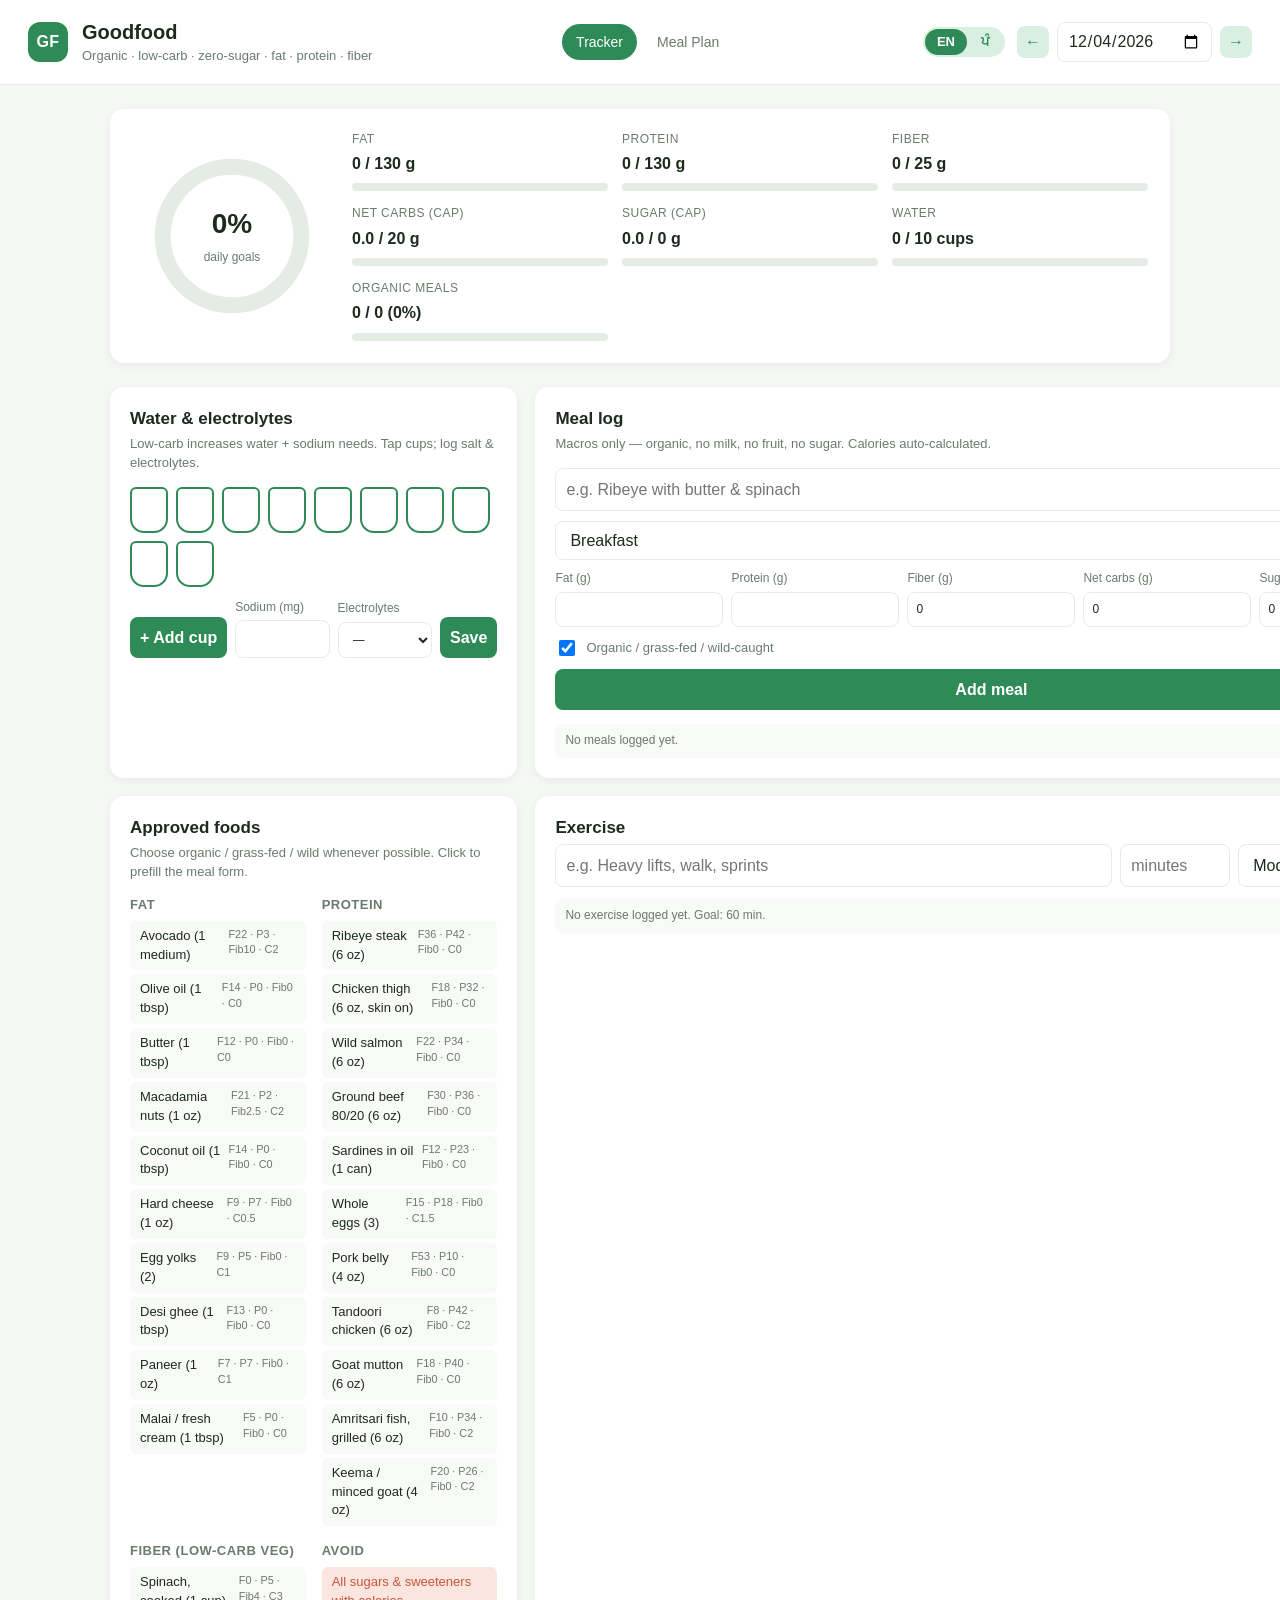
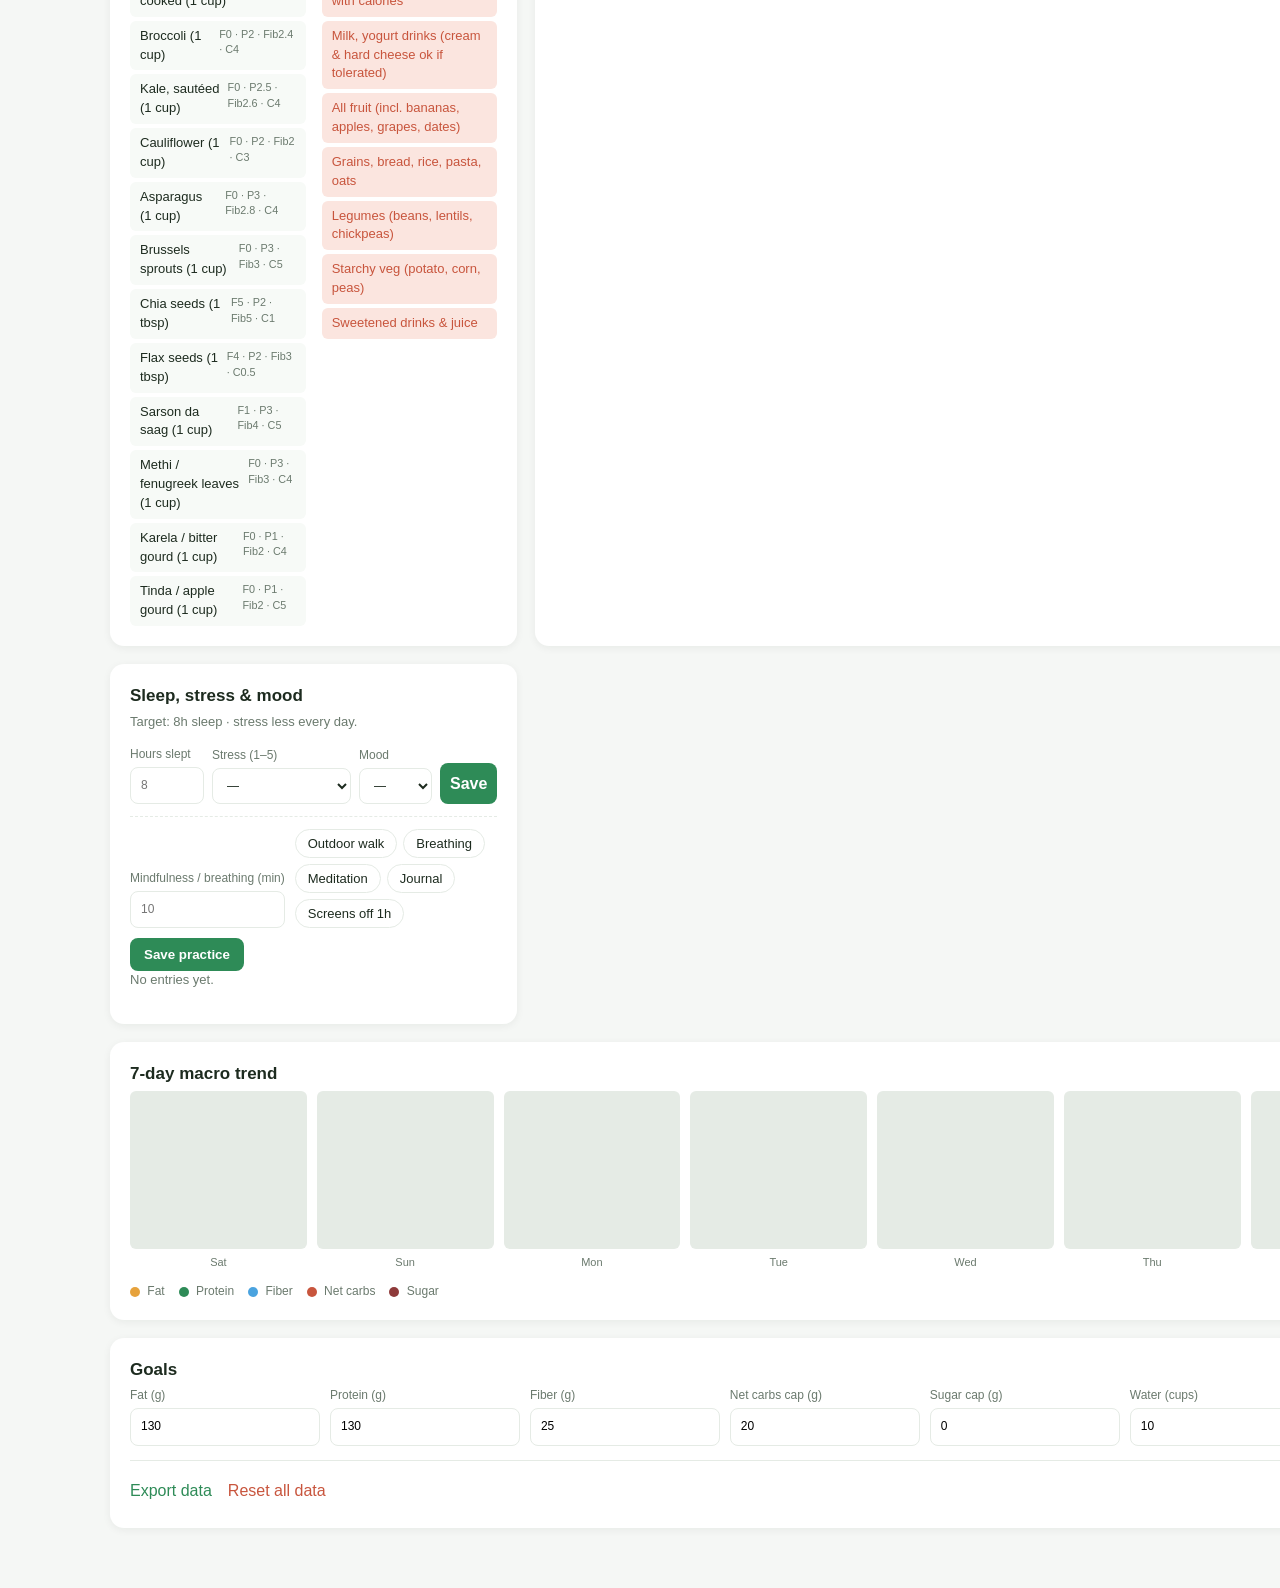
<file: index.html>
<!DOCTYPE html>
<html lang="en">
<head>
  <meta charset="UTF-8" />
  <meta name="viewport" content="width=device-width, initial-scale=1.0" />
  <title>Goodfood — Healthy Lifestyle Tracker</title>
  <link rel="preconnect" href="https://fonts.googleapis.com" />
  <link rel="preconnect" href="https://fonts.gstatic.com" crossorigin />
  <link href="https://fonts.googleapis.com/css2?family=Noto+Sans+Gurmukhi:wght@400;500;600;700&display=swap" rel="stylesheet" />
  <link rel="stylesheet" href="styles.css" />
</head>
<body>
  <header class="topbar">
    <div class="brand">
      <span class="logo">GF</span>
      <div>
        <h1 data-i18n="brand.title">Goodfood</h1>
        <p class="tagline" data-i18n="tagline.tracker">Organic · low-carb · zero-sugar · fat · protein · fiber</p>
      </div>
    </div>
    <nav class="tabs">
      <a href="index.html" class="active" data-i18n="nav.tracker">Tracker</a>
      <a href="plan.html" data-i18n="nav.plan">Meal Plan</a>
    </nav>
    <div class="topbar-right">
      <div class="lang-switch">
        <button type="button" data-lang-btn="en" data-i18n="lang.en">EN</button>
        <button type="button" data-lang-btn="pa" data-i18n="lang.pa">ਪੰ</button>
      </div>
      <div class="date-control">
        <button id="prev-day" aria-label="Previous day">&larr;</button>
        <input type="date" id="date-picker" />
        <button id="next-day" aria-label="Next day">&rarr;</button>
      </div>
    </div>
  </header>

  <main>
    <section class="summary">
      <div class="ring-card">
        <svg class="ring" viewBox="0 0 120 120" aria-hidden="true">
          <circle class="ring-bg" cx="60" cy="60" r="52" />
          <circle class="ring-fg" cx="60" cy="60" r="52" id="overall-ring" />
        </svg>
        <div class="ring-label">
          <span id="overall-percent">0%</span>
          <small data-i18n="stat.dailyGoals">daily goals</small>
        </div>
      </div>
      <div class="stats">
        <div class="stat" data-metric="fat">
          <span class="stat-label" data-i18n="stat.fat">Fat</span>
          <span class="stat-value"><span id="fat-total">0</span> / <span id="fat-goal">130</span> <span data-i18n="unit.g">g</span></span>
          <div class="bar"><div class="bar-fill" id="fat-bar"></div></div>
        </div>
        <div class="stat" data-metric="protein">
          <span class="stat-label" data-i18n="stat.protein">Protein</span>
          <span class="stat-value"><span id="pro-total">0</span> / <span id="pro-goal">130</span> <span data-i18n="unit.g">g</span></span>
          <div class="bar"><div class="bar-fill" id="pro-bar"></div></div>
        </div>
        <div class="stat" data-metric="fiber">
          <span class="stat-label" data-i18n="stat.fiber">Fiber</span>
          <span class="stat-value"><span id="fib-total">0</span> / <span id="fib-goal">25</span> <span data-i18n="unit.g">g</span></span>
          <div class="bar"><div class="bar-fill" id="fib-bar"></div></div>
        </div>
        <div class="stat" data-metric="carbs">
          <span class="stat-label" data-i18n="stat.netCarbsCap">Net carbs (cap)</span>
          <span class="stat-value"><span id="carb-total">0</span> / <span id="carb-goal">20</span> <span data-i18n="unit.g">g</span></span>
          <div class="bar"><div class="bar-fill cap" id="carb-bar"></div></div>
        </div>
        <div class="stat" data-metric="sugar">
          <span class="stat-label" data-i18n="stat.sugarCap">Sugar (cap)</span>
          <span class="stat-value"><span id="sugar-total">0</span> / <span id="sugar-goal">0</span> <span data-i18n="unit.g">g</span></span>
          <div class="bar"><div class="bar-fill cap" id="sugar-bar"></div></div>
        </div>
        <div class="stat" data-metric="water">
          <span class="stat-label" data-i18n="stat.water">Water</span>
          <span class="stat-value"><span id="water-total">0</span> / <span id="water-goal">10</span> <span data-i18n="unit.cups">cups</span></span>
          <div class="bar"><div class="bar-fill" id="water-bar"></div></div>
        </div>
        <div class="stat" data-metric="organic">
          <span class="stat-label" data-i18n="stat.organicMeals">Organic meals</span>
          <span class="stat-value"><span id="org-total">0</span> / <span id="org-count">0</span> (<span id="org-pct">0%</span>)</span>
          <div class="bar"><div class="bar-fill" id="org-bar"></div></div>
        </div>
      </div>
    </section>

    <section class="cards">
      <article class="card">
        <h2 data-i18n="card.waterTitle">Water & electrolytes</h2>
        <p class="card-hint" data-i18n="card.waterHint">Low-carb increases water + sodium needs. Tap cups; log salt & electrolytes.</p>
        <div class="cups" id="cups"></div>
        <div class="row-form compact">
          <button class="link-btn" id="add-cup" data-i18n="btn.addCup">+ Add cup</button>
          <label class="inline">
            <span data-i18n="label.sodium">Sodium (mg)</span>
            <input type="number" id="sodium" min="0" max="10000" step="100" />
          </label>
          <label class="inline">
            <span data-i18n="label.electrolytes">Electrolytes</span>
            <select id="electrolytes">
              <option value="" data-i18n="opt.dash">—</option>
              <option value="yes" data-i18n="opt.taken">Taken</option>
              <option value="no" data-i18n="opt.skipped">Skipped</option>
            </select>
          </label>
          <button id="save-hydration" type="button" data-i18n="btn.save">Save</button>
        </div>
      </article>

      <article class="card">
        <h2 data-i18n="card.mealsTitle">Meal log</h2>
        <p class="card-hint" data-i18n="card.mealsHint">Macros only — organic, no milk, no fruit, no sugar. Calories auto-calculated.</p>
        <form id="meal-form" class="meal-form">
          <input type="text" id="meal-name" data-i18n-placeholder="ph.mealName" placeholder="e.g. Ribeye with butter & spinach" required list="food-suggestions" />
          <datalist id="food-suggestions"></datalist>
          <select id="meal-type">
            <option value="breakfast" data-i18n="opt.breakfast">Breakfast</option>
            <option value="lunch" data-i18n="opt.lunch">Lunch</option>
            <option value="dinner" data-i18n="opt.dinner">Dinner</option>
            <option value="snack" data-i18n="opt.snack">Snack</option>
          </select>
          <div class="macros-grid">
            <label><span data-i18n="label.fatG">Fat (g)</span><input type="number" id="meal-fat" min="0" step="0.1" required /></label>
            <label><span data-i18n="label.proG">Protein (g)</span><input type="number" id="meal-pro" min="0" step="0.1" required /></label>
            <label><span data-i18n="label.fibG">Fiber (g)</span><input type="number" id="meal-fib" min="0" step="0.1" value="0" /></label>
            <label><span data-i18n="label.netCarbsG">Net carbs (g)</span><input type="number" id="meal-carb" min="0" step="0.1" value="0" /></label>
            <label><span data-i18n="label.sugarG">Sugar (g)</span><input type="number" id="meal-sugar" min="0" step="0.1" value="0" /></label>
          </div>
          <label class="organic-toggle">
            <input type="checkbox" id="meal-organic" checked />
            <span data-i18n="label.organicToggle">Organic / grass-fed / wild-caught</span>
          </label>
          <div id="meal-warning" class="warning" hidden></div>
          <button type="submit" data-i18n="btn.addMeal">Add meal</button>
        </form>
        <ul class="entries" id="meal-list"></ul>
      </article>

      <article class="card">
        <h2 data-i18n="card.approvedTitle">Approved foods</h2>
        <p class="card-hint" data-i18n="card.approvedHint">Choose organic / grass-fed / wild whenever possible. Click to prefill the meal form.</p>
        <div class="food-cats">
          <div>
            <h3 data-i18n="h.fat">Fat</h3>
            <ul class="food-list" data-cat="fat"></ul>
          </div>
          <div>
            <h3 data-i18n="h.protein">Protein</h3>
            <ul class="food-list" data-cat="protein"></ul>
          </div>
          <div>
            <h3 data-i18n="h.fiber">Fiber (low-carb veg)</h3>
            <ul class="food-list" data-cat="fiber"></ul>
          </div>
          <div class="avoid">
            <h3 data-i18n="h.avoid">Avoid</h3>
            <ul class="avoid-list">
              <li data-i18n="avoid.sugar">All sugars &amp; sweeteners with calories</li>
              <li data-i18n="avoid.milk">Milk, yogurt drinks (cream &amp; hard cheese ok if tolerated)</li>
              <li data-i18n="avoid.fruit">All fruit (incl. bananas, apples, grapes, dates)</li>
              <li data-i18n="avoid.grains">Grains, bread, rice, pasta, oats</li>
              <li data-i18n="avoid.legumes">Legumes (beans, lentils, chickpeas)</li>
              <li data-i18n="avoid.starchy">Starchy veg (potato, corn, peas)</li>
              <li data-i18n="avoid.drinks">Sweetened drinks &amp; juice</li>
            </ul>
          </div>
        </div>
      </article>

      <article class="card">
        <h2 data-i18n="card.exerciseTitle">Exercise</h2>
        <form id="ex-form" class="row-form">
          <input type="text" id="ex-name" data-i18n-placeholder="ph.exName" placeholder="e.g. Heavy lifts, walk, sprints" required />
          <input type="number" id="ex-min" data-i18n-placeholder="ph.minutes" placeholder="minutes" min="1" max="600" required />
          <select id="ex-intensity">
            <option value="light" data-i18n="opt.light">Light</option>
            <option value="moderate" selected data-i18n="opt.moderate">Moderate</option>
            <option value="vigorous" data-i18n="opt.vigorous">Vigorous</option>
          </select>
          <button type="submit" data-i18n="btn.add">Add</button>
        </form>
        <ul class="entries" id="ex-list"></ul>
      </article>

      <article class="card">
        <h2 data-i18n="card.sleepTitle">Sleep, stress &amp; mood</h2>
        <p class="card-hint" data-i18n="card.sleepHint">Target: 8h sleep · stress less every day.</p>
        <form id="sleep-form" class="row-form">
          <label class="inline">
            <span data-i18n="label.hoursSlept">Hours slept</span>
            <input type="number" id="sleep-hours" min="0" max="24" step="0.5" placeholder="8" />
          </label>
          <label class="inline">
            <span data-i18n="label.stress">Stress (1–5)</span>
            <select id="stress">
              <option value="" data-i18n="opt.dash">—</option>
              <option value="1" data-i18n="opt.stress1">1 — calm</option>
              <option value="2">2</option>
              <option value="3">3</option>
              <option value="4">4</option>
              <option value="5" data-i18n="opt.stress5">5 — overwhelmed</option>
            </select>
          </label>
          <label class="inline">
            <span data-i18n="label.mood">Mood</span>
            <select id="mood">
              <option value="" data-i18n="opt.dash">—</option>
              <option value="great" data-i18n="opt.great">Great</option>
              <option value="good" data-i18n="opt.good">Good</option>
              <option value="okay" data-i18n="opt.okay">Okay</option>
              <option value="low" data-i18n="opt.low">Low</option>
            </select>
          </label>
          <button type="submit" data-i18n="btn.save">Save</button>
        </form>
        <div class="practice-row">
          <label class="inline">
            <span data-i18n="label.mindfulness">Mindfulness / breathing (min)</span>
            <input type="number" id="mindful-min" min="0" max="180" step="1" placeholder="10" />
          </label>
          <div class="practice-tags" id="practice-tags">
            <button type="button" class="tag" data-practice="walk" data-i18n="practice.walk">Outdoor walk</button>
            <button type="button" class="tag" data-practice="breathing" data-i18n="practice.breathing">Breathing</button>
            <button type="button" class="tag" data-practice="meditation" data-i18n="practice.meditation">Meditation</button>
            <button type="button" class="tag" data-practice="journal" data-i18n="practice.journal">Journal</button>
            <button type="button" class="tag" data-practice="screens-off" data-i18n="practice.screens">Screens off 1h</button>
          </div>
          <button type="button" id="save-practice" data-i18n="btn.savePractice">Save practice</button>
        </div>
        <p class="card-hint" id="sleep-status" data-i18n="status.noEntries">No entries yet.</p>
      </article>

      <article class="card wide">
        <h2 data-i18n="card.trendTitle">7-day macro trend</h2>
        <div class="trend" id="trend"></div>
        <div class="legend">
          <span><i class="dot fat"></i> <span data-i18n="legend.fat">Fat</span></span>
          <span><i class="dot pro"></i> <span data-i18n="legend.protein">Protein</span></span>
          <span><i class="dot fib"></i> <span data-i18n="legend.fiber">Fiber</span></span>
          <span><i class="dot carb"></i> <span data-i18n="legend.carbs">Net carbs</span></span>
          <span><i class="dot sugar"></i> <span data-i18n="legend.sugar">Sugar</span></span>
        </div>
      </article>

      <article class="card wide">
        <h2 data-i18n="card.goalsTitle">Goals</h2>
        <form id="goals-form" class="goals-grid">
          <label><span data-i18n="label.fatG">Fat (g)</span><input type="number" id="goal-fat" min="20" max="400" /></label>
          <label><span data-i18n="label.proG">Protein (g)</span><input type="number" id="goal-pro" min="30" max="400" /></label>
          <label><span data-i18n="label.fibG">Fiber (g)</span><input type="number" id="goal-fib" min="5" max="80" /></label>
          <label><span data-i18n="label.carbCap">Net carbs cap (g)</span><input type="number" id="goal-carb" min="0" max="100" /></label>
          <label><span data-i18n="label.sugarCap">Sugar cap (g)</span><input type="number" id="goal-sugar" min="0" max="50" /></label>
          <label><span data-i18n="label.waterCups">Water (cups)</span><input type="number" id="goal-water" min="1" max="30" /></label>
          <button type="submit" data-i18n="btn.saveGoals">Save goals</button>
        </form>
        <div class="data-actions">
          <button class="link-btn" id="export-btn" data-i18n="btn.exportData">Export data</button>
          <button class="link-btn danger" id="reset-btn" data-i18n="btn.resetData">Reset all data</button>
        </div>
      </article>
    </section>
  </main>

  <div class="toast" id="toast" role="status" aria-live="polite"></div>

  <script src="i18n.js"></script>
  <script src="app.js"></script>
</body>
</html>
</file>
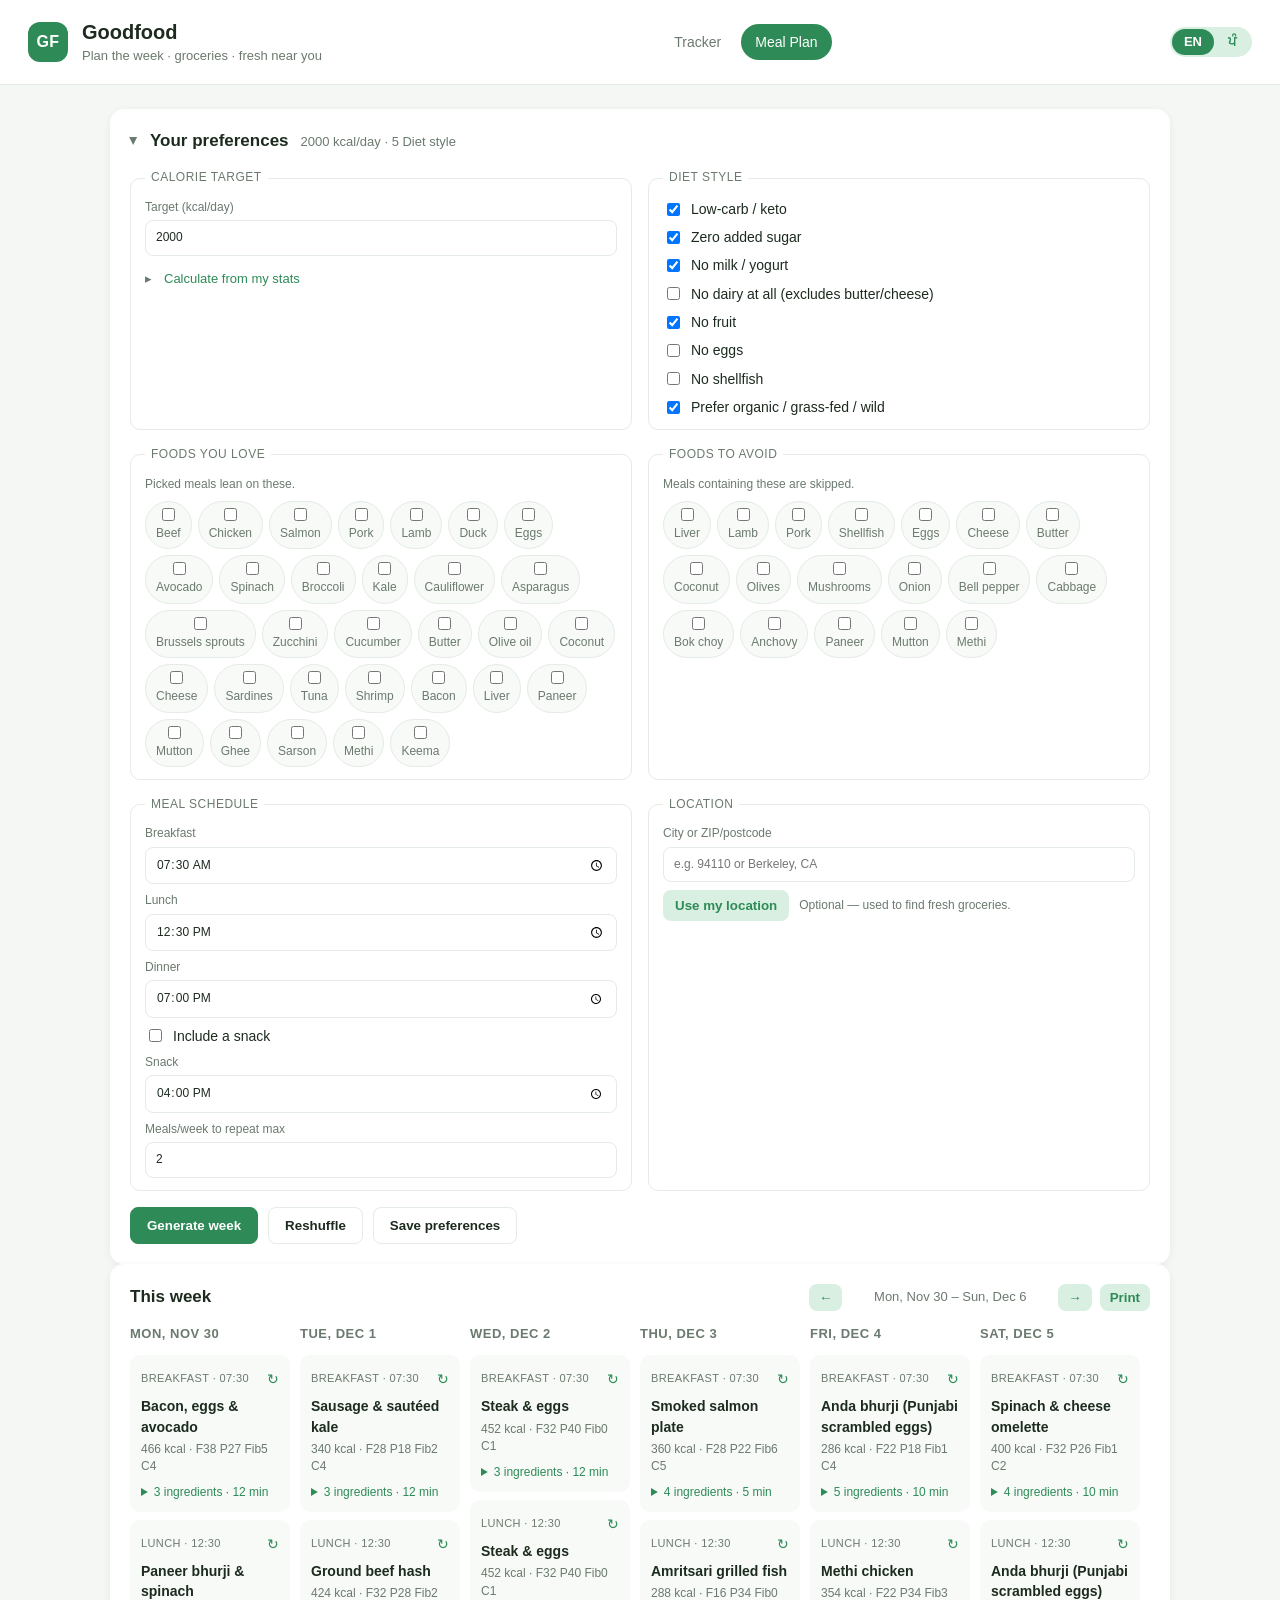
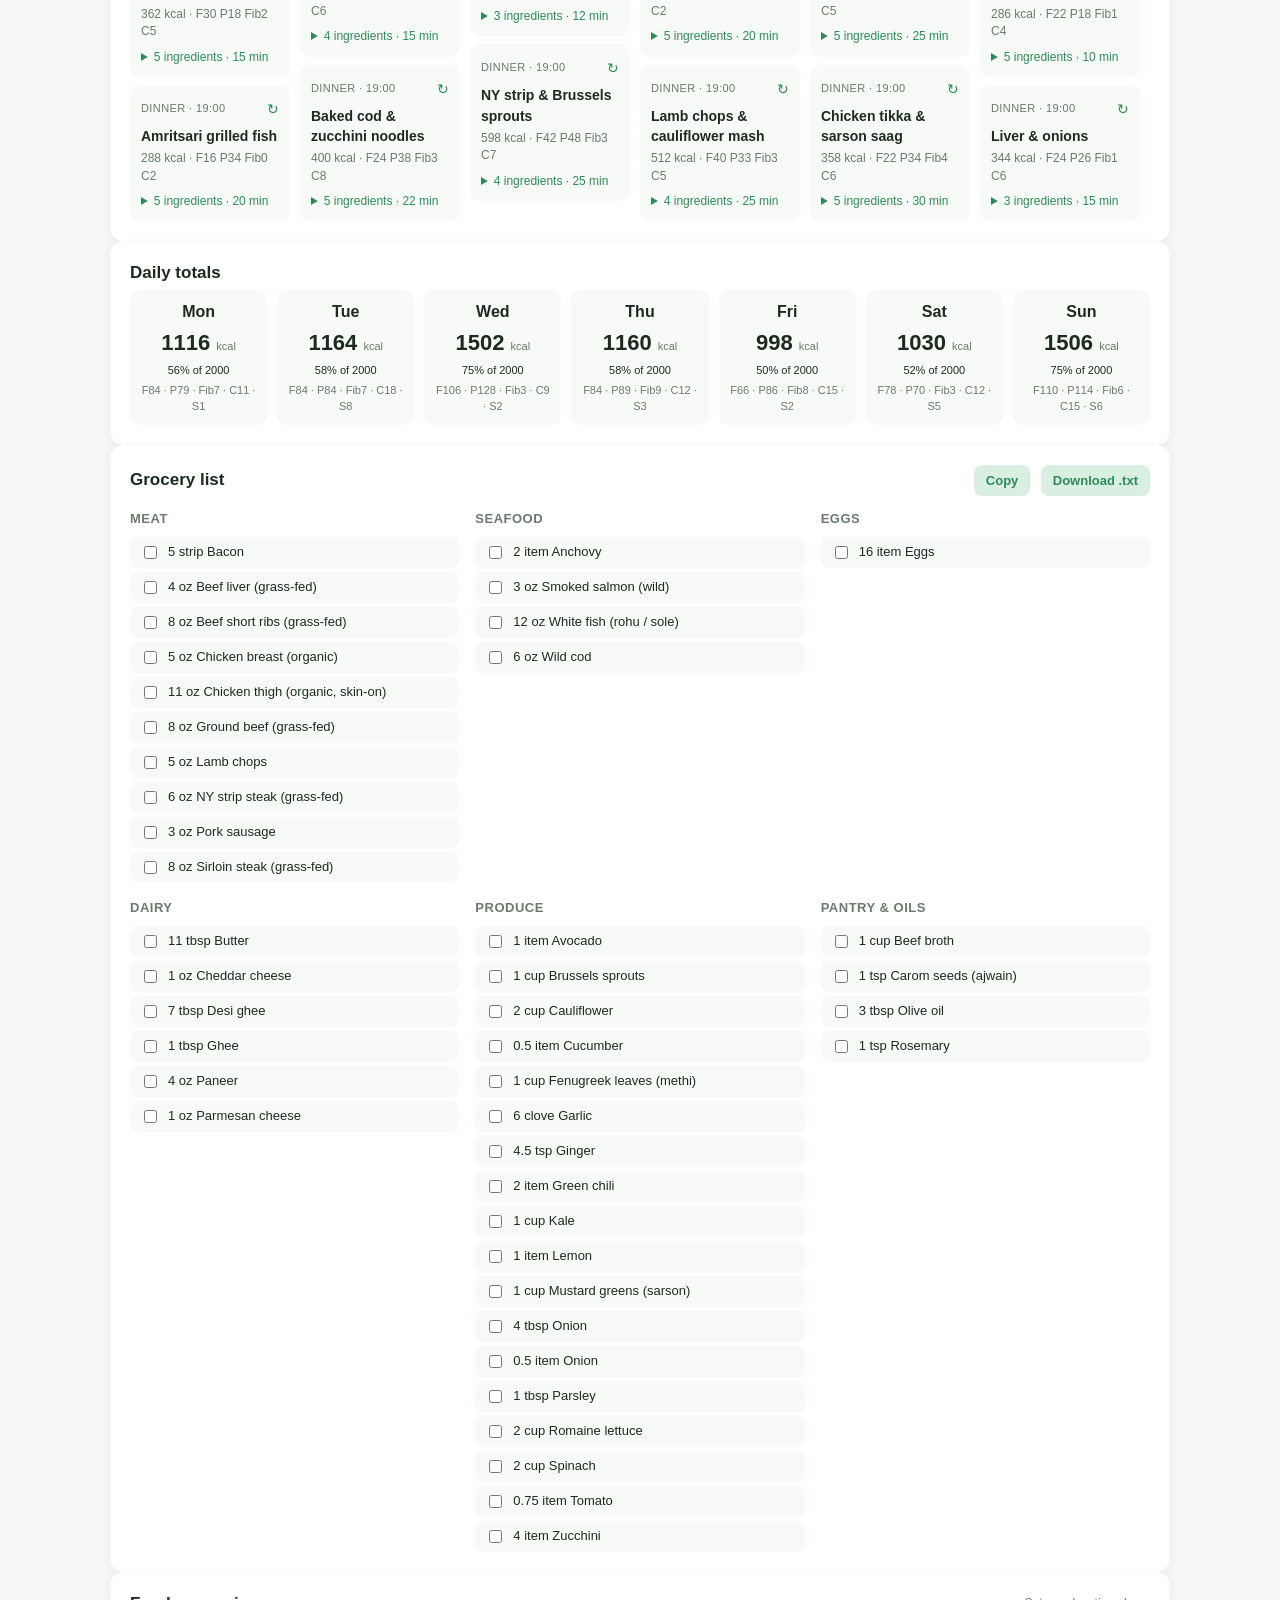
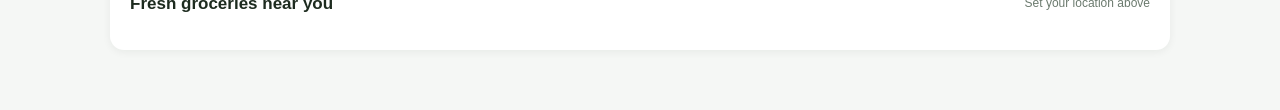
<file: plan.html>
<!DOCTYPE html>
<html lang="en">
<head>
  <meta charset="UTF-8" />
  <meta name="viewport" content="width=device-width, initial-scale=1.0" />
  <title>Goodfood — Weekly Meal Planner</title>
  <link rel="preconnect" href="https://fonts.googleapis.com" />
  <link rel="preconnect" href="https://fonts.gstatic.com" crossorigin />
  <link href="https://fonts.googleapis.com/css2?family=Noto+Sans+Gurmukhi:wght@400;500;600;700&display=swap" rel="stylesheet" />
  <link rel="stylesheet" href="styles.css" />
</head>
<body>
  <header class="topbar">
    <div class="brand">
      <span class="logo">GF</span>
      <div>
        <h1 data-i18n="brand.title">Goodfood</h1>
        <p class="tagline" data-i18n="tagline.plan">Plan the week · groceries · fresh near you</p>
      </div>
    </div>
    <nav class="tabs">
      <a href="index.html" data-i18n="nav.tracker">Tracker</a>
      <a href="plan.html" class="active" data-i18n="nav.plan">Meal Plan</a>
    </nav>
    <div class="topbar-right">
      <div class="lang-switch">
        <button type="button" data-lang-btn="en" data-i18n="lang.en">EN</button>
        <button type="button" data-lang-btn="pa" data-i18n="lang.pa">ਪੰ</button>
      </div>
    </div>
  </header>

  <main>
    <section class="card prefs">
      <details id="prefs-panel" open>
        <summary><h2 data-i18n="prefs.title">Your preferences</h2><span class="prefs-summary" id="prefs-summary"></span></summary>

        <div class="prefs-grid">
          <fieldset>
            <legend data-i18n="legend.kcalTarget">Calorie target</legend>
            <label><span data-i18n="label.targetKcal">Target (kcal/day)</span>
              <input type="number" id="kcal-target" min="800" max="6000" step="50" value="2000" />
            </label>
            <details class="bmr-calc">
              <summary data-i18n="bmr.summary">Calculate from my stats</summary>
              <div class="bmr-grid">
                <label><span data-i18n="label.sex">Sex</span>
                  <select id="bio-sex">
                    <option value="m" data-i18n="opt.male">Male</option>
                    <option value="f" data-i18n="opt.female">Female</option>
                  </select>
                </label>
                <label><span data-i18n="label.age">Age</span> <input type="number" id="bio-age" min="14" max="100" value="35" /></label>
                <label><span data-i18n="label.weightKg">Weight (kg)</span> <input type="number" id="bio-weight" min="30" max="250" step="0.5" value="75" /></label>
                <label><span data-i18n="label.heightCm">Height (cm)</span> <input type="number" id="bio-height" min="120" max="230" value="175" /></label>
                <label><span data-i18n="label.activity">Activity</span>
                  <select id="bio-activity">
                    <option value="1.2" data-i18n="opt.sedentary">Sedentary</option>
                    <option value="1.375" data-i18n="opt.lightAct">Light (1–3 d/wk)</option>
                    <option value="1.55" selected data-i18n="opt.moderateAct">Moderate (3–5 d/wk)</option>
                    <option value="1.725" data-i18n="opt.active">Active (6–7 d/wk)</option>
                    <option value="1.9" data-i18n="opt.veryActive">Very active</option>
                  </select>
                </label>
                <label><span data-i18n="label.goal">Goal</span>
                  <select id="bio-goal">
                    <option value="0.8" data-i18n="opt.loseFat">Lose fat</option>
                    <option value="1" selected data-i18n="opt.maintain">Maintain</option>
                    <option value="1.15" data-i18n="opt.gainMuscle">Gain muscle</option>
                  </select>
                </label>
                <button type="button" id="calc-kcal" data-i18n="btn.apply">Apply</button>
              </div>
            </details>
          </fieldset>

          <fieldset>
            <legend data-i18n="legend.dietStyle">Diet style</legend>
            <label class="check"><input type="checkbox" id="diet-lowcarb" checked /> <span data-i18n="diet.lowcarb">Low-carb / keto</span></label>
            <label class="check"><input type="checkbox" id="diet-nosugar" checked /> <span data-i18n="diet.nosugar">Zero added sugar</span></label>
            <label class="check"><input type="checkbox" id="diet-nomilk" checked /> <span data-i18n="diet.nomilk">No milk / yogurt</span></label>
            <label class="check"><input type="checkbox" id="diet-nodairy" /> <span data-i18n="diet.nodairy">No dairy at all (excludes butter/cheese)</span></label>
            <label class="check"><input type="checkbox" id="diet-nofruit" checked /> <span data-i18n="diet.nofruit">No fruit</span></label>
            <label class="check"><input type="checkbox" id="diet-noeggs" /> <span data-i18n="diet.noeggs">No eggs</span></label>
            <label class="check"><input type="checkbox" id="diet-noshellfish" /> <span data-i18n="diet.noshellfish">No shellfish</span></label>
            <label class="check"><input type="checkbox" id="diet-organic" checked /> <span data-i18n="diet.organic">Prefer organic / grass-fed / wild</span></label>
          </fieldset>

          <fieldset>
            <legend data-i18n="legend.love">Foods you love</legend>
            <p class="hint" data-i18n="hint.love">Picked meals lean on these.</p>
            <div class="chip-grid" id="love-chips"></div>
          </fieldset>

          <fieldset>
            <legend data-i18n="legend.avoidList">Foods to avoid</legend>
            <p class="hint" data-i18n="hint.avoidList">Meals containing these are skipped.</p>
            <div class="chip-grid" id="avoid-chips"></div>
          </fieldset>

          <fieldset>
            <legend data-i18n="legend.schedule">Meal schedule</legend>
            <label><span data-i18n="opt.breakfast">Breakfast</span> <input type="time" id="time-b" value="07:30" /></label>
            <label><span data-i18n="opt.lunch">Lunch</span> <input type="time" id="time-l" value="12:30" /></label>
            <label><span data-i18n="opt.dinner">Dinner</span> <input type="time" id="time-d" value="19:00" /></label>
            <label class="check"><input type="checkbox" id="want-snack" /> <span data-i18n="label.includeSnack">Include a snack</span></label>
            <label><span data-i18n="opt.snack">Snack</span> <input type="time" id="time-s" value="16:00" /></label>
            <label><span data-i18n="label.repeatMax">Meals/week to repeat max</span>
              <input type="number" id="repeat-max" min="1" max="7" value="2" />
            </label>
          </fieldset>

          <fieldset>
            <legend data-i18n="legend.location">Location</legend>
            <label><span data-i18n="label.cityZip">City or ZIP/postcode</span>
              <input type="text" id="loc-input" data-i18n-placeholder="ph.cityZip" placeholder="e.g. 94110 or Berkeley, CA" />
            </label>
            <div class="loc-actions">
              <button type="button" id="loc-geo" data-i18n="btn.useLocation">Use my location</button>
              <span class="loc-status" id="loc-status" data-i18n="hint.locationOptional">Optional — used to find fresh groceries.</span>
            </div>
          </fieldset>
        </div>

        <div class="prefs-actions">
          <button type="button" id="generate-btn" class="primary" data-i18n="btn.generateWeek">Generate week</button>
          <button type="button" id="reshuffle-btn" data-i18n="btn.reshuffle">Reshuffle</button>
          <button type="button" id="save-prefs" data-i18n="btn.savePrefs">Save preferences</button>
        </div>
      </details>
    </section>

    <section class="card">
      <div class="card-header">
        <h2 data-i18n="card.thisWeek">This week</h2>
        <div class="week-actions">
          <button type="button" id="prev-week">&larr;</button>
          <span id="week-label">—</span>
          <button type="button" id="next-week">&rarr;</button>
          <button type="button" id="print-btn" data-i18n="btn.print">Print</button>
        </div>
      </div>
      <div class="week-grid" id="week-grid"></div>
    </section>

    <section class="card">
      <h2 data-i18n="card.dailyTotals">Daily totals</h2>
      <div class="totals-grid" id="totals-grid"></div>
    </section>

    <section class="card">
      <div class="card-header">
        <h2 data-i18n="card.groceryList">Grocery list</h2>
        <div>
          <button type="button" id="copy-grocery" data-i18n="btn.copy">Copy</button>
          <button type="button" id="download-grocery" data-i18n="btn.downloadTxt">Download .txt</button>
        </div>
      </div>
      <div class="grocery-grid" id="grocery-grid"></div>
    </section>

    <section class="card">
      <div class="card-header">
        <h2 data-i18n="card.storesTitle">Fresh groceries near you</h2>
        <span class="loc-status" id="nearby-loc" data-i18n="stores.placeholder">Set your location above</span>
      </div>
      <div class="stores-grid" id="stores-grid"></div>
    </section>
  </main>

  <div class="toast" id="toast" role="status" aria-live="polite"></div>

  <script src="i18n.js"></script>
  <script src="plan.js"></script>
</body>
</html>
</file>
<file: styles.css>
:root {
  --bg: #f5f7f5;
  --surface: #ffffff;
  --ink: #1d2b1f;
  --muted: #6b7a6e;
  --line: #e5ebe5;
  --accent: #2e8b57;
  --accent-soft: #d8efe1;
  --warn: #c8553d;
  --warn-soft: #fbe5df;
  --cap: #c8553d;
  --shadow: 0 2px 8px rgba(20, 40, 25, 0.06);
  --radius: 14px;
}

* { box-sizing: border-box; }

html, body {
  margin: 0;
  padding: 0;
  background: var(--bg);
  color: var(--ink);
  font-family: -apple-system, BlinkMacSystemFont, "Segoe UI", Roboto, "Helvetica Neue", Arial, sans-serif;
  line-height: 1.45;
}

.topbar {
  display: flex;
  align-items: center;
  justify-content: space-between;
  padding: 18px 28px;
  background: var(--surface);
  border-bottom: 1px solid var(--line);
  position: sticky;
  top: 0;
  z-index: 10;
}

.brand { display: flex; align-items: center; gap: 14px; }
.brand h1 { margin: 0; font-size: 20px; }
.tagline { margin: 0; color: var(--muted); font-size: 13px; }

.logo {
  width: 40px; height: 40px;
  border-radius: 12px;
  background: var(--accent);
  color: #fff;
  display: grid;
  place-items: center;
  font-weight: 700;
  letter-spacing: 0.5px;
}

.date-control {
  display: flex;
  align-items: center;
  gap: 8px;
}
.date-control button {
  background: var(--accent-soft);
  border: none;
  width: 32px; height: 32px;
  border-radius: 8px;
  cursor: pointer;
  font-size: 16px;
  color: var(--accent);
}
.date-control input[type="date"] {
  padding: 6px 10px;
  border: 1px solid var(--line);
  border-radius: 8px;
  font: inherit;
  background: var(--surface);
  color: var(--ink);
}

main {
  max-width: 1100px;
  margin: 0 auto;
  padding: 24px 20px 60px;
}

.summary {
  display: grid;
  grid-template-columns: 200px 1fr;
  gap: 20px;
  background: var(--surface);
  border-radius: var(--radius);
  padding: 22px;
  box-shadow: var(--shadow);
  margin-bottom: 24px;
}

.ring-card {
  position: relative;
  display: grid;
  place-items: center;
}
.ring { width: 160px; height: 160px; transform: rotate(-90deg); }
.ring-bg { fill: none; stroke: var(--line); stroke-width: 12; }
.ring-fg {
  fill: none;
  stroke: var(--accent);
  stroke-width: 12;
  stroke-linecap: round;
  stroke-dasharray: 326.7;
  stroke-dashoffset: 326.7;
  transition: stroke-dashoffset 0.5s ease;
}
.ring-label {
  position: absolute;
  text-align: center;
}
.ring-label span { font-size: 28px; font-weight: 700; display: block; }
.ring-label small { color: var(--muted); font-size: 12px; }

.stats {
  display: grid;
  grid-template-columns: repeat(3, 1fr);
  gap: 14px;
}
.organic-toggle {
  display: flex;
  align-items: center;
  gap: 8px;
  font-size: 13px;
  color: var(--muted);
}
.organic-toggle input { width: 16px; height: 16px; }
.stat {
  display: flex;
  flex-direction: column;
  gap: 4px;
}
.stat-label { font-size: 12px; color: var(--muted); text-transform: uppercase; letter-spacing: 0.5px; }
.stat-value { font-weight: 600; }
.bar {
  height: 8px;
  background: var(--line);
  border-radius: 99px;
  overflow: hidden;
  margin-top: 4px;
}
.bar-fill {
  height: 100%;
  width: 0%;
  background: var(--accent);
  transition: width 0.4s ease, background 0.2s;
}
.bar-fill.cap { background: var(--accent); }
.bar-fill.cap.over { background: var(--cap); }

.cards {
  display: grid;
  grid-template-columns: repeat(2, 1fr);
  gap: 18px;
}

.card {
  background: var(--surface);
  border-radius: var(--radius);
  padding: 20px;
  box-shadow: var(--shadow);
}
.card.wide { grid-column: 1 / -1; }
.card h2 { margin: 0 0 4px; font-size: 17px; }
.card h3 { margin: 0 0 6px; font-size: 13px; color: var(--muted); text-transform: uppercase; letter-spacing: 0.5px; }
.card-hint { margin: 0 0 14px; color: var(--muted); font-size: 13px; }

.cups {
  display: flex;
  flex-wrap: wrap;
  gap: 8px;
  margin-bottom: 12px;
}
.cup {
  width: 38px; height: 46px;
  border-radius: 6px 6px 14px 14px;
  border: 2px solid var(--accent);
  background: transparent;
  cursor: pointer;
  transition: background 0.2s;
}
.cup.filled { background: var(--accent); }

.row-form {
  display: grid;
  grid-template-columns: 1fr 110px 130px auto;
  gap: 8px;
  margin-bottom: 12px;
}
.row-form.compact {
  grid-template-columns: auto 1fr 1fr auto;
  align-items: end;
}
#sleep-form.row-form {
  grid-template-columns: 1fr 1fr 1fr auto;
  align-items: end;
}
.row-form input, .row-form select, .row-form button {
  padding: 9px 10px;
  border: 1px solid var(--line);
  border-radius: 8px;
  font: inherit;
  background: var(--surface);
  color: var(--ink);
}
.row-form button {
  background: var(--accent);
  color: #fff;
  border: none;
  cursor: pointer;
  font-weight: 600;
}
.row-form button:hover { background: #246d44; }

.meal-form {
  display: flex;
  flex-direction: column;
  gap: 10px;
  margin-bottom: 14px;
}
.meal-form input, .meal-form select, .meal-form button {
  padding: 9px 10px;
  border: 1px solid var(--line);
  border-radius: 8px;
  font: inherit;
  background: var(--surface);
  color: var(--ink);
}
.meal-form > button {
  background: var(--accent);
  color: #fff;
  border: none;
  cursor: pointer;
  font-weight: 600;
}
.meal-form > button:hover { background: #246d44; }

.macros-grid {
  display: grid;
  grid-template-columns: repeat(5, 1fr);
  gap: 8px;
}
.macros-grid label {
  display: flex;
  flex-direction: column;
  font-size: 12px;
  color: var(--muted);
  gap: 4px;
}
.macros-grid input {
  padding: 8px 8px;
  border: 1px solid var(--line);
  border-radius: 8px;
  font: inherit;
}

.warning {
  background: var(--warn-soft);
  color: var(--warn);
  padding: 10px 12px;
  border-radius: 8px;
  font-size: 13px;
  border-left: 3px solid var(--warn);
}

.inline {
  display: flex;
  flex-direction: column;
  font-size: 12px;
  color: var(--muted);
  gap: 4px;
}
.inline input, .inline select {
  padding: 9px 10px;
  border: 1px solid var(--line);
  border-radius: 8px;
  font: inherit;
  background: var(--surface);
  color: var(--ink);
}

.entries {
  list-style: none;
  padding: 0;
  margin: 0;
  display: flex;
  flex-direction: column;
  gap: 6px;
  max-height: 260px;
  overflow-y: auto;
}
.entries li {
  display: flex;
  justify-content: space-between;
  align-items: center;
  padding: 8px 10px;
  border-radius: 8px;
  background: #f7faf7;
}
.entries li.flagged {
  background: var(--warn-soft);
}
.entry-meta {
  font-size: 12px;
  color: var(--muted);
}
.entry-name { font-weight: 500; }
.del-btn {
  background: none;
  border: none;
  color: var(--muted);
  cursor: pointer;
  font-size: 16px;
  padding: 0 4px;
  line-height: 1;
}
.del-btn:hover { color: var(--warn); }

.link-btn {
  background: none;
  border: none;
  color: var(--accent);
  cursor: pointer;
  font: inherit;
  padding: 6px 0;
}
.link-btn:hover { text-decoration: underline; }
.link-btn.danger { color: var(--warn); }

.food-cats {
  display: grid;
  grid-template-columns: repeat(2, 1fr);
  gap: 16px;
}
.food-list, .avoid-list {
  list-style: none;
  padding: 0;
  margin: 0;
  display: flex;
  flex-direction: column;
  gap: 4px;
}
.food-list li {
  background: #f7faf7;
  padding: 6px 10px;
  border-radius: 6px;
  font-size: 13px;
  cursor: pointer;
  display: flex;
  justify-content: space-between;
  gap: 8px;
}
.food-list li:hover { background: var(--accent-soft); }
.food-list li small { color: var(--muted); }
.avoid-list li {
  background: var(--warn-soft);
  color: var(--warn);
  padding: 6px 10px;
  border-radius: 6px;
  font-size: 13px;
}

.trend {
  display: grid;
  grid-template-columns: repeat(7, 1fr);
  gap: 10px;
  align-items: end;
  height: 180px;
}
.trend-day {
  display: flex;
  flex-direction: column;
  align-items: center;
  gap: 6px;
  height: 100%;
}
.trend-bar-stack {
  flex: 1;
  width: 100%;
  display: flex;
  flex-direction: column-reverse;
  gap: 2px;
  border-radius: 6px;
  overflow: hidden;
  background: var(--line);
}
.trend-seg { width: 100%; transition: height 0.3s ease; }
.trend-seg.fat { background: #e6a23c; }
.trend-seg.pro { background: #2e8b57; }
.trend-seg.fib { background: #4aa3df; }
.trend-seg.carb { background: #c8553d; }
.trend-seg.sugar { background: #8e3a3a; }
.trend-day small { font-size: 11px; color: var(--muted); }

.legend {
  display: flex;
  flex-wrap: wrap;
  gap: 14px;
  margin-top: 12px;
  font-size: 12px;
  color: var(--muted);
}
.legend .dot {
  display: inline-block;
  width: 10px; height: 10px;
  border-radius: 50%;
  margin-right: 4px;
  vertical-align: middle;
}
.legend .dot.fat { background: #e6a23c; }
.legend .dot.pro { background: #2e8b57; }
.legend .dot.fib { background: #4aa3df; }
.legend .dot.carb { background: #c8553d; }
.legend .dot.sugar { background: #8e3a3a; }

.goals-grid {
  display: grid;
  grid-template-columns: repeat(6, 1fr) auto;
  gap: 10px;
  align-items: end;
}
.goals-grid label {
  display: flex;
  flex-direction: column;
  font-size: 12px;
  color: var(--muted);
  gap: 4px;
}
.goals-grid input {
  padding: 9px 10px;
  border: 1px solid var(--line);
  border-radius: 8px;
  font: inherit;
}
.goals-grid button {
  padding: 9px 14px;
  background: var(--accent);
  color: #fff;
  border: none;
  border-radius: 8px;
  font-weight: 600;
  cursor: pointer;
}

.practice-row {
  display: flex;
  flex-wrap: wrap;
  gap: 10px;
  align-items: end;
  margin-top: 12px;
  padding-top: 12px;
  border-top: 1px dashed var(--line);
}
.practice-row > button {
  padding: 9px 14px;
  background: var(--accent);
  color: #fff;
  border: none;
  border-radius: 8px;
  font-weight: 600;
  cursor: pointer;
}
.practice-tags {
  display: flex;
  flex-wrap: wrap;
  gap: 6px;
  flex: 1;
}
.tag {
  background: var(--surface);
  border: 1px solid var(--line);
  border-radius: 99px;
  padding: 6px 12px;
  font-size: 13px;
  cursor: pointer;
  color: var(--ink);
}
.tag.on {
  background: var(--accent-soft);
  border-color: var(--accent);
  color: var(--accent);
}

.data-actions {
  margin-top: 14px;
  display: flex;
  gap: 16px;
  border-top: 1px solid var(--line);
  padding-top: 12px;
}

.toast {
  position: fixed;
  bottom: 24px;
  left: 50%;
  transform: translateX(-50%) translateY(20px);
  background: var(--ink);
  color: #fff;
  padding: 10px 18px;
  border-radius: 99px;
  font-size: 14px;
  opacity: 0;
  pointer-events: none;
  transition: opacity 0.25s, transform 0.25s;
}
.toast.show {
  opacity: 1;
  transform: translateX(-50%) translateY(0);
}

@media (max-width: 720px) {
  .summary { grid-template-columns: 1fr; }
  .stats { grid-template-columns: 1fr 1fr; }
  .cards { grid-template-columns: 1fr; }
  .row-form { grid-template-columns: 1fr 1fr; }
  .row-form input:first-child, .row-form button { grid-column: 1 / -1; }
  .macros-grid { grid-template-columns: 1fr 1fr 1fr; }
  .goals-grid { grid-template-columns: 1fr 1fr; }
  .goals-grid button { grid-column: 1 / -1; }
  .food-cats { grid-template-columns: 1fr; }
}

/* ===== Topbar right cluster ===== */
.topbar-right {
  display: flex;
  align-items: center;
  gap: 12px;
}

/* ===== Language switch ===== */
.lang-switch {
  display: inline-flex;
  background: var(--accent-soft);
  border-radius: 99px;
  padding: 2px;
}
.lang-switch button {
  border: none;
  background: transparent;
  color: var(--accent);
  padding: 5px 12px;
  border-radius: 99px;
  cursor: pointer;
  font-weight: 600;
  font-size: 13px;
  min-width: 36px;
}
.lang-switch button.active {
  background: var(--accent);
  color: #fff;
}
:lang(pa) body {
  font-family: "Noto Sans Gurmukhi", "Mukta", -apple-system, BlinkMacSystemFont, "Segoe UI", Roboto, sans-serif;
}

/* ===== Tabs nav ===== */
.tabs {
  display: flex;
  gap: 6px;
}
.tabs a {
  padding: 8px 14px;
  border-radius: 99px;
  text-decoration: none;
  color: var(--muted);
  font-size: 14px;
  font-weight: 500;
}
.tabs a:hover { background: var(--accent-soft); color: var(--accent); }
.tabs a.active { background: var(--accent); color: #fff; }

/* ===== Meal planner ===== */
.prefs details > summary {
  display: flex;
  align-items: baseline;
  gap: 12px;
  cursor: pointer;
  list-style: none;
}
.prefs details > summary::-webkit-details-marker { display: none; }
.prefs details > summary::before {
  content: "▸";
  color: var(--muted);
  transition: transform 0.2s;
}
.prefs details[open] > summary::before { transform: rotate(90deg); display: inline-block; }
.prefs h2 { margin: 0; }
.prefs-summary {
  color: var(--muted);
  font-size: 13px;
}
.prefs-grid {
  display: grid;
  grid-template-columns: repeat(2, 1fr);
  gap: 16px;
  margin-top: 16px;
}
.prefs fieldset {
  border: 1px solid var(--line);
  border-radius: 10px;
  padding: 12px 14px;
  margin: 0;
  display: flex;
  flex-direction: column;
  gap: 8px;
}
.prefs legend {
  font-size: 12px;
  color: var(--muted);
  text-transform: uppercase;
  letter-spacing: 0.5px;
  padding: 0 6px;
}
.prefs label {
  display: flex;
  flex-direction: column;
  font-size: 12px;
  color: var(--muted);
  gap: 4px;
}
.prefs label input[type="number"],
.prefs label input[type="text"],
.prefs label input[type="time"],
.prefs label select {
  padding: 8px 10px;
  border: 1px solid var(--line);
  border-radius: 8px;
  font: inherit;
  color: var(--ink);
}
.prefs label.check {
  flex-direction: row;
  align-items: center;
  gap: 8px;
  color: var(--ink);
  font-size: 14px;
}
.prefs .hint { margin: 0; color: var(--muted); font-size: 12px; }
.bmr-calc { margin-top: 6px; font-size: 13px; }
.bmr-calc summary { cursor: pointer; color: var(--accent); }
.bmr-grid {
  display: grid;
  grid-template-columns: repeat(3, 1fr);
  gap: 8px;
  margin-top: 8px;
  align-items: end;
}
.bmr-grid button {
  padding: 8px 12px;
  background: var(--accent);
  color: #fff;
  border: none;
  border-radius: 8px;
  cursor: pointer;
  font-weight: 600;
}

.chip-grid {
  display: flex;
  flex-wrap: wrap;
  gap: 6px;
}
.chip {
  display: inline-flex;
  align-items: center;
  gap: 6px;
  padding: 6px 10px;
  background: #f7faf7;
  border: 1px solid var(--line);
  border-radius: 99px;
  font-size: 13px;
  cursor: pointer;
  color: var(--ink);
}
.chip input { margin: 0; }
.chip:has(input:checked) { background: var(--accent-soft); border-color: var(--accent); color: var(--accent); }

.loc-actions {
  display: flex;
  align-items: center;
  gap: 10px;
  flex-wrap: wrap;
}
.loc-actions button {
  padding: 8px 12px;
  background: var(--accent-soft);
  color: var(--accent);
  border: none;
  border-radius: 8px;
  cursor: pointer;
  font-weight: 600;
}
.loc-status { font-size: 12px; color: var(--muted); }

.prefs-actions {
  display: flex;
  gap: 10px;
  margin-top: 16px;
  flex-wrap: wrap;
}
.prefs-actions button {
  padding: 10px 16px;
  background: var(--surface);
  border: 1px solid var(--line);
  border-radius: 8px;
  cursor: pointer;
  font-weight: 600;
  color: var(--ink);
}
.prefs-actions button.primary {
  background: var(--accent);
  color: #fff;
  border-color: var(--accent);
}

.card-header {
  display: flex;
  align-items: center;
  justify-content: space-between;
  gap: 12px;
  margin-bottom: 14px;
  flex-wrap: wrap;
}
.card-header h2 { margin: 0; }
.week-actions {
  display: flex;
  align-items: center;
  gap: 8px;
}
.week-actions button {
  padding: 6px 10px;
  background: var(--accent-soft);
  color: var(--accent);
  border: none;
  border-radius: 8px;
  cursor: pointer;
  font-weight: 600;
}
#week-label { font-size: 13px; color: var(--muted); min-width: 200px; text-align: center; }

.week-grid {
  display: grid;
  grid-template-columns: repeat(7, minmax(160px, 1fr));
  gap: 10px;
  overflow-x: auto;
}
.day-col {
  display: flex;
  flex-direction: column;
  gap: 8px;
}
.day-col h3 {
  margin: 0 0 4px;
  font-size: 13px;
  color: var(--muted);
  text-transform: uppercase;
  letter-spacing: 0.5px;
}
.meal-slot {
  background: #f7faf7;
  border-radius: 10px;
  padding: 10px;
  display: flex;
  flex-direction: column;
  gap: 4px;
  border: 1px solid transparent;
}
.meal-slot:hover { border-color: var(--accent-soft); }
.slot-head {
  display: flex;
  justify-content: space-between;
  align-items: center;
  font-size: 11px;
  color: var(--muted);
  text-transform: uppercase;
  letter-spacing: 0.4px;
}
.slot-head button {
  font-size: 14px;
  color: var(--accent);
  background: none;
  border: none;
  cursor: pointer;
  line-height: 1;
}
.meal-name { font-weight: 600; font-size: 14px; }
.meal-macros { font-size: 12px; color: var(--muted); }
.meal-ings summary {
  font-size: 12px;
  color: var(--accent);
  cursor: pointer;
  margin-top: 4px;
}
.meal-ings ul {
  margin: 6px 0 0;
  padding-left: 18px;
  font-size: 12px;
  color: var(--ink);
}

.totals-grid {
  display: grid;
  grid-template-columns: repeat(7, 1fr);
  gap: 10px;
}
.total-card {
  background: #f7faf7;
  border-radius: 10px;
  padding: 10px;
  text-align: center;
}
.total-card .big {
  font-size: 22px;
  font-weight: 700;
  margin: 4px 0;
}
.total-card .big small {
  font-size: 11px;
  color: var(--muted);
  font-weight: 500;
}
.total-card .hint { font-size: 11px; }
.macro-row {
  font-size: 11px;
  color: var(--muted);
  margin-top: 4px;
}

.grocery-grid {
  display: grid;
  grid-template-columns: repeat(3, 1fr);
  gap: 16px;
}
.grocery-block h4 {
  margin: 0 0 8px;
  font-size: 13px;
  color: var(--muted);
  text-transform: uppercase;
  letter-spacing: 0.5px;
}
.grocery-block ul {
  list-style: none;
  padding: 0;
  margin: 0;
  display: flex;
  flex-direction: column;
  gap: 4px;
}
.grocery-block label {
  display: flex;
  align-items: center;
  gap: 8px;
  background: #f7faf7;
  padding: 6px 10px;
  border-radius: 8px;
  font-size: 13px;
  cursor: pointer;
}
.grocery-block input:checked + span { text-decoration: line-through; color: var(--muted); }

#copy-grocery, #download-grocery {
  padding: 8px 12px;
  background: var(--accent-soft);
  color: var(--accent);
  border: none;
  border-radius: 8px;
  cursor: pointer;
  font-weight: 600;
  font-size: 13px;
  margin-left: 6px;
}

.stores-grid {
  display: grid;
  grid-template-columns: repeat(auto-fill, minmax(180px, 1fr));
  gap: 10px;
}
.store-link {
  background: #f7faf7;
  border-radius: 10px;
  padding: 12px 14px;
  text-decoration: none;
  color: var(--ink);
  display: flex;
  flex-direction: column;
  gap: 2px;
  border: 1px solid transparent;
}
.store-link:hover { border-color: var(--accent); background: var(--accent-soft); }
.store-link span { color: var(--accent); font-size: 12px; }

.center { text-align: center; }

@media (max-width: 960px) {
  .prefs-grid { grid-template-columns: 1fr; }
  .week-grid { grid-template-columns: repeat(7, 220px); }
  .totals-grid { grid-template-columns: repeat(7, 120px); overflow-x: auto; }
  .grocery-grid { grid-template-columns: 1fr 1fr; }
}
@media (max-width: 600px) {
  .grocery-grid { grid-template-columns: 1fr; }
  .bmr-grid { grid-template-columns: 1fr 1fr; }
}

@media print {
  .topbar, .prefs, .prefs-actions, .week-actions, #copy-grocery, #download-grocery, .stores-grid { display: none !important; }
  .card { box-shadow: none; border: 1px solid #ccc; break-inside: avoid; }
  .week-grid { grid-template-columns: repeat(7, 1fr) !important; overflow: visible !important; }
  body { background: #fff; }
}
</file>
